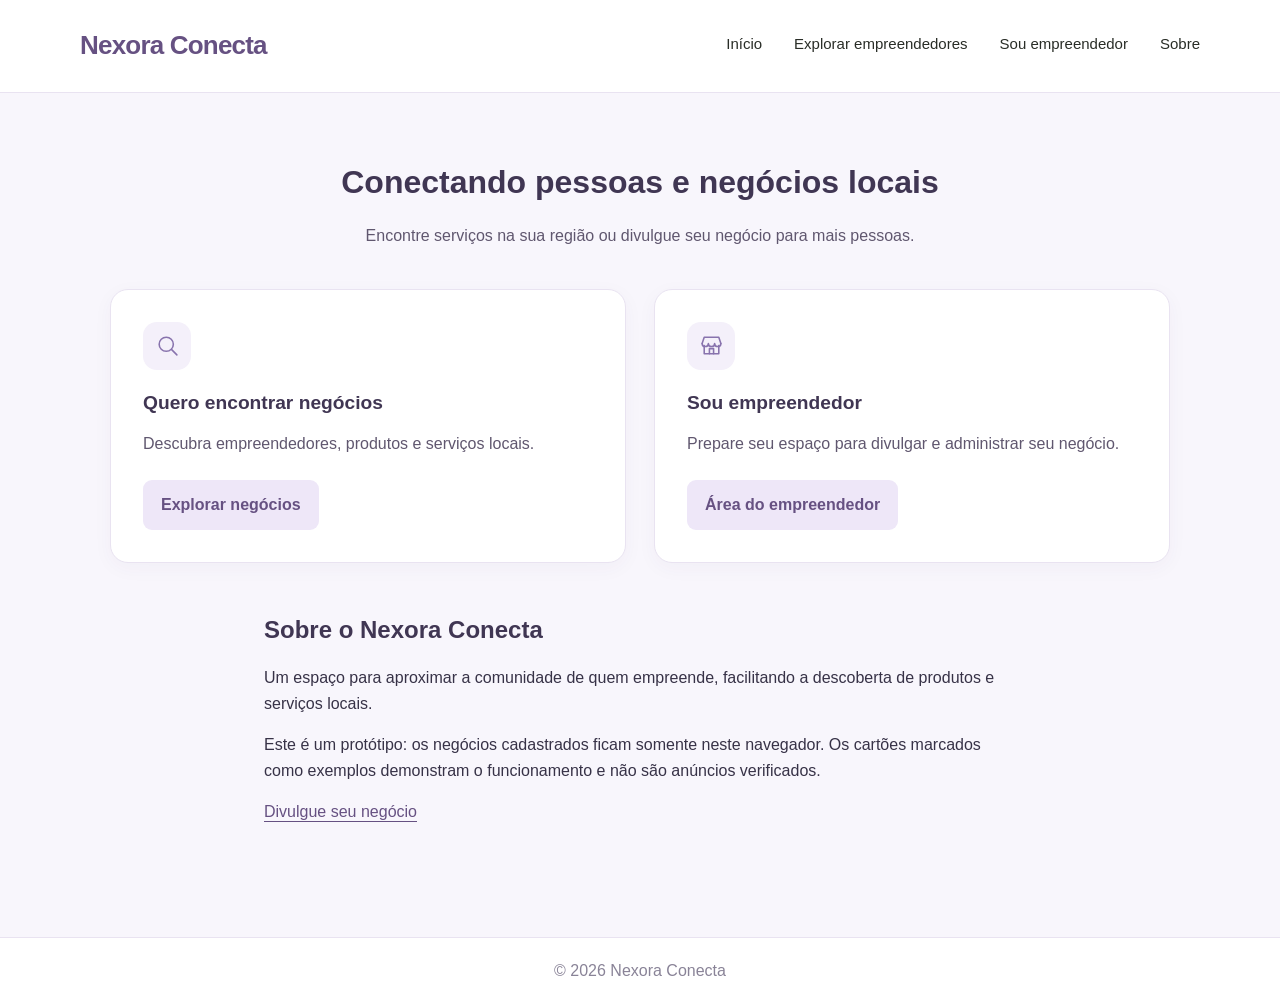
<file: index.html>
<!DOCTYPE html>
<html lang="pt-BR">
<head>
    <meta charset="UTF-8">
    <meta name="viewport" content="width=device-width, initial-scale=1.0">
    <title>Nexora Conecta</title>
    <link rel="stylesheet" href="css/style.css">
</head>
<body>
<a class="pular" href="#conteudo">Pular para o conteúdo</a>
    <header class="cabecalho">
        <h1>Nexora Conecta</h1>
    <nav aria-label="Navegação principal"><ul><li><a href="index.html">Início</a></li><li><a href="cliente.html#explorar">Explorar empreendedores</a></li><li><a href="empreendedor.html">Sou empreendedor</a></li><li><a href="index.html#sobre">Sobre</a></li></ul></nav></header>

    <main id="conteudo" class="pagina-inicial" tabindex="-1">
        <section class="apresentacao">
            <h2>Conectando pessoas e negócios locais</h2>
            <p>
                Encontre serviços na sua região ou divulgue seu negócio
                para mais pessoas.
            </p>
        </section>

        <section class="opcoes-acesso">
            <a href="cliente.html" class="cartao-acesso">
                
                <span class="icone-acesso" aria-hidden="true">
                    <svg viewBox="0 0 24 24" fill="none"
                        stroke="currentColor" stroke-width="1.5"
                        stroke-linecap="round" stroke-linejoin="round">
                        <circle cx="10.8" cy="10.8" r="6.8"></circle>
                        <path d="m16 16 5 5"></path>
                    </svg>
                </span>
                <h3>Quero encontrar negócios</h3>
                <p>
                    Descubra empreendedores, produtos e serviços locais.
                </p>
                <span class="texto-botao">Explorar negócios</span>
            </a>

            <a href="empreendedor.html" class="cartao-acesso">
                
                <span class="icone-acesso" aria-hidden="true">
                    <svg viewBox="0 0 24 24" fill="none"
                        stroke="currentColor" stroke-width="1.5"
                        stroke-linecap="round" stroke-linejoin="round">
                        <path d="M3 10 5 4h14l2 6"></path>
                        <path d="M3 10a3 3 0 0 0 6 0 3 3 0 0 0 6 0 3 3 0 0 0 6 0"></path>
                        <path d="M5 12v8h14v-8"></path>
                        <path d="M10 20v-5h4v5"></path>
                    </svg>
                </span>
                <h3>Sou empreendedor</h3>
                <p>
                    Prepare seu espaço para divulgar e administrar seu negócio.
                </p>
                <span class="texto-botao">Área do empreendedor</span>
            </a>
        </section>
<section id="sobre" class="secao-texto" aria-labelledby="titulo-sobre"><h2 id="titulo-sobre">Sobre o Nexora Conecta</h2><p>Um espaço para aproximar a comunidade de quem empreende, facilitando a descoberta de produtos e serviços locais.</p><p>Este é um protótipo: os negócios cadastrados ficam somente neste navegador. Os cartões marcados como exemplos demonstram o funcionamento e não são anúncios verificados.</p><a href="empreendedor.html">Divulgue seu negócio</a></section>    </main>

    <footer class="rodape">
        <p>&copy; 2026 Nexora Conecta</p>
    </footer>
</body>
</html>
</file>
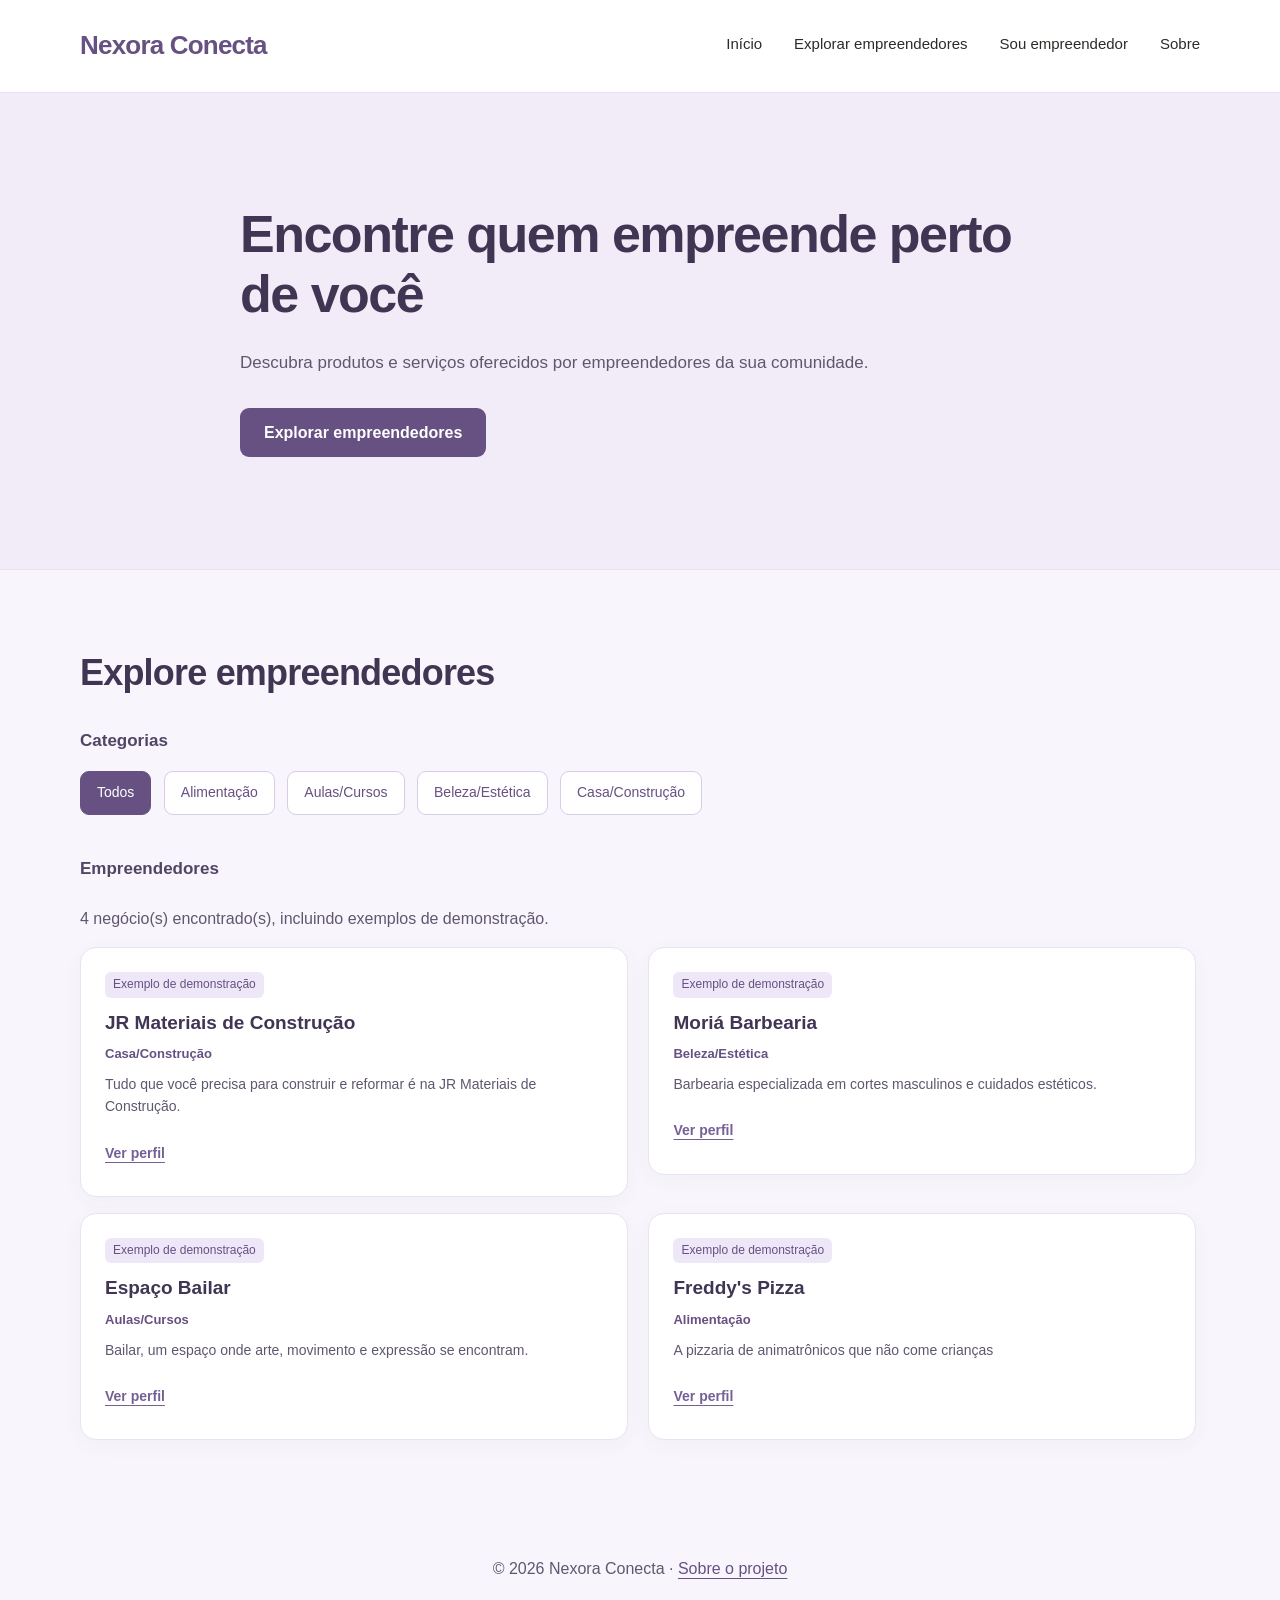
<file: cliente.html>
<!DOCTYPE html>
<html lang="pt-BR">


<head>
    <meta charset="UTF-8">
    <meta name="viewport" content="width=device-width, initial-scale=1.0">
    <title>Nexora Conecta</title>
    <link rel="stylesheet" href="css/style.css">

</head>

<body>
<a class="pular" href="#conteudo">Pular para o conteúdo</a>
    <header> 
        <h1>Nexora Conecta</h1>


<nav aria-label="Navegação principal"><ul><li><a href="index.html">Início</a></li><li><a href="cliente.html#explorar">Explorar empreendedores</a></li><li><a href="empreendedor.html">Sou empreendedor</a></li><li><a href="index.html#sobre">Sobre</a></li></ul></nav>
    </header>
    <main id="conteudo" tabindex="-1">
        <section id="inicio">
            <h2>Encontre quem empreende perto de você</h2>
            <p>Descubra produtos e serviços oferecidos por empreendedores da sua comunidade.</p>
            
            <a href="#explorar">Explorar empreendedores</a>
        </section>

        <section id="explorar">
            <h2>Explore empreendedores</h2>
            
            <h3>Categorias</h3>
<p id="aviso-armazenamento" role="status"></p>
            <button type="button" data-categoria="todos">Todos</button>
            <button type="button" data-categoria="alimentacao">Alimentação</button>
            <button type="button" data-categoria="aulas-cursos">Aulas/Cursos</button>
            <button type="button" data-categoria="beleza-estetica">Beleza/Estética</button>
            <button type="button" data-categoria="casa-construcao">Casa/Construção</button>
            
            <h3>Empreendedores</h3>
<p id="resultados" role="status" aria-live="polite"></p>
            <article data-categoria="casa-construcao">
                <h4>JR Materiais de Construção</h4>
                <p>Casa/Construção</p>
               <p>Tudo que você precisa para construir e reformar é na JR Materiais de Construção.</p>
               <a href="#perfil">Ver perfil</a>
            </article>

            <article data-categoria="beleza-estetica">
                <h4>Moriá Barbearia</h4>
                <p>Beleza/Estética</p>
                <p>Barbearia especializada em cortes masculinos e cuidados estéticos.</p>
                <a href="#perfil">Ver perfil</a>
            </article>


            <article data-categoria="aulas-cursos">
                <h4>Espaço Bailar</h4>
                <p>Aulas/Cursos</p>
                <p>Bailar, um espaço onde arte, movimento e expressão se encontram.</p>
                <a href="#perfil">Ver perfil</a>
                </article>  

            <article data-categoria="alimentacao">
                <h4>Freddy's Pizza</h4>
                <p>Alimentação</p>
                <p>A pizzaria de animatrônicos que não come crianças</p>
                <a href="#perfil">Ver perfil</a>
            </article>



        </section>


    </main>
    
    <dialog id="perfil" aria-labelledby="perfil-nome"><button type="button" id="fechar-perfil">Fechar perfil</button><h2 id="perfil-nome"></h2><p id="perfil-categoria"></p><p id="perfil-descricao"></p><h3>Contato</h3><p id="perfil-contato"></p></dialog>
    <noscript><p class="secao-texto">Ative o JavaScript para filtrar, abrir perfis e visualizar os negócios cadastrados.</p></noscript>
    <footer class="rodape"><p>© 2026 Nexora Conecta · <a href="index.html#sobre">Sobre o projeto</a></p></footer>
    <script src="js/script.js"></script>

</body>



</html>
</file>
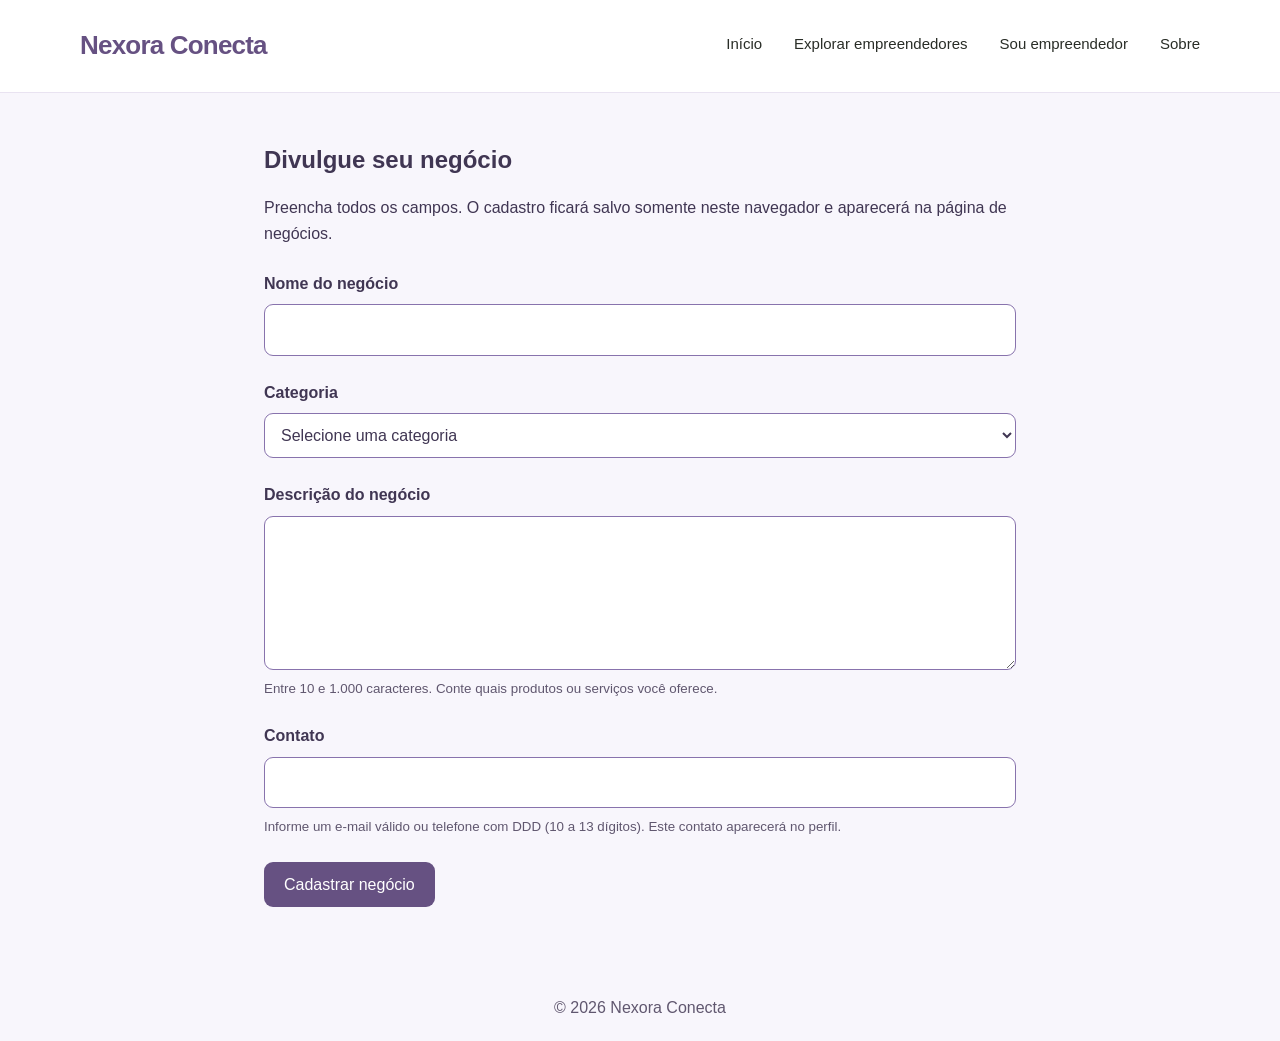
<file: empreendedor.html>
<!DOCTYPE html>
<html lang="pt-BR"><head><meta charset="UTF-8"><meta name="viewport" content="width=device-width, initial-scale=1.0"><title>Cadastre seu negócio | Nexora Conecta</title><link rel="stylesheet" href="css/style.css"></head><body><a class="pular" href="#conteudo">Pular para o conteúdo</a><header><h1>Nexora Conecta</h1><nav aria-label="Navegação principal"><ul><li><a href="index.html">Início</a></li><li><a href="cliente.html#explorar">Explorar empreendedores</a></li><li><a href="empreendedor.html">Sou empreendedor</a></li><li><a href="index.html#sobre">Sobre</a></li></ul></nav></header>
<main id="conteudo" class="secao-texto" tabindex="-1"><h2>Divulgue seu negócio</h2><p>Preencha todos os campos. O cadastro ficará salvo somente neste navegador e aparecerá na página de negócios.</p>
<form id="cadastro"><div class="campo"><label for="nome">Nome do negócio</label><input id="nome" name="nome" required minlength="2" maxlength="100" autocomplete="organization"></div>
<div class="campo"><label for="categoria">Categoria</label><select id="categoria" name="categoria" required><option value="">Selecione uma categoria</option><option value="alimentacao">Alimentação</option><option value="aulas-cursos">Aulas/Cursos</option><option value="beleza-estetica">Beleza/Estética</option><option value="casa-construcao">Casa/Construção</option></select></div>
<div class="campo"><label for="descricao">Descrição do negócio</label><textarea id="descricao" name="descricao" required minlength="10" maxlength="1000" rows="5" aria-describedby="ajuda-descricao"></textarea><small id="ajuda-descricao">Entre 10 e 1.000 caracteres. Conte quais produtos ou serviços você oferece.</small></div>
<div class="campo"><label for="contato">Contato</label><input id="contato" name="contato" required maxlength="150" aria-describedby="ajuda-contato"><small id="ajuda-contato">Informe um e-mail válido ou telefone com DDD (10 a 13 dígitos). Este contato aparecerá no perfil.</small></div>
<button class="botao" type="submit">Cadastrar negócio</button><p id="mensagem" role="status" tabindex="-1"></p><a id="ver-negocios" href="cliente.html#explorar" hidden>Ver negócios cadastrados</a></form>
<noscript><p>Ative o JavaScript para cadastrar seu negócio.</p></noscript></main><footer class="rodape">© 2026 Nexora Conecta</footer><script src="js/script.js"></script></body></html>
</file>
<file: css/style.css>
/* ===== CONFIGURAÇÕES GERAIS ===== */

:root {
    --fundo: #faf8f3;
    --fundo-suave: #f0eadb;
    --branco: #ffffff;

    --verde: #315c45;
    --verde-escuro: #244533;
    --terracota: #a9532c;

    --texto: #292d27;
    --texto-secundario: #59645b;
    --borda: #dddcd2;

    --espaco-1: 4px;
    --espaco-2: 8px;
    --espaco-3: 16px;
    --espaco-4: 24px;
    --espaco-5: 32px;
}

* {
    margin: 0;
    padding: 0;
    box-sizing: border-box;
}

html {
    scroll-behavior: smooth;
}

body {
    font-family: "Segoe UI", Arial, sans-serif;
    background: var(--fundo);
    color: var(--texto);
    line-height: 1.6;
}

a {
    color: inherit;
    text-decoration: none;
}

button {
    font: inherit;
    cursor: pointer;
}

:focus-visible {
    outline: 3px solid var(--terracota);
    outline-offset: 3px;
}

/* ===== CABEÇALHO ===== */

header {
    background: var(--fundo);
    border-bottom: 1px solid var(--borda);
    padding: var(--espaco-3) var(--espaco-4);
    display: flex;
    flex-direction: column;
    align-items: center;
    gap: var(--espaco-3);
}

header h1 {
    color: var(--verde);
    font-size: 26px;
    font-weight: 750;
    letter-spacing: -0.8px;
}

nav ul {
    list-style: none;
    display: flex;
    flex-wrap: wrap;
    justify-content: center;
    gap: var(--espaco-3);
}

nav a {
    display: inline-block;
    padding: var(--espaco-2) 0;
    color: var(--texto);
    font-size: 14px;
    font-weight: 500;
    transition: color 150ms ease;
}

nav a:hover {
    color: var(--terracota);
}

/* ===== SEÇÃO INICIAL ===== */

#inicio {
    padding: 80px var(--espaco-4);
    background: var(--fundo-suave);
    border-bottom: 1px solid var(--borda);
}

#inicio h2,
#inicio p {
    max-width: 800px;
    margin-left: auto;
    margin-right: auto;
    text-align: left;
}

#inicio h2 {
    color: var(--verde-escuro);
    font-size: clamp(32px, 5vw, 52px);
    line-height: 1.15;
    letter-spacing: -1.5px;
    font-weight: 750;
    margin-bottom: var(--espaco-4);
}

#inicio p {
    color: var(--texto-secundario);
    font-size: 17px;
    margin-bottom: var(--espaco-5);
}

#inicio a {
    display: block;
    width: fit-content;
    max-width: 800px;
    margin-left: max(0px, calc((100% - 800px) / 2));

    background: var(--terracota);
    color: var(--branco);
    padding: 12px var(--espaco-4);
    border-radius: 6px;
    font-weight: 600;
    transition: background-color 150ms ease;
}

#inicio a:hover {
    background: #873e20;
}

/* ===== ÁREA DOS EMPREENDEDORES ===== */

#explorar {
    max-width: 1168px;
    margin: 0 auto;
    padding: 64px var(--espaco-4);
}

#explorar h2 {
    color: var(--verde-escuro);
    font-size: clamp(26px, 4vw, 36px);
    line-height: 1.25;
    letter-spacing: -0.8px;
    margin-bottom: var(--espaco-5);
}

#explorar h3 {
    font-size: 17px;
    font-weight: 650;
    margin-bottom: var(--espaco-3);
}

/* ===== CATEGORIAS ===== */

#explorar button {
    background: transparent;
    color: var(--verde-escuro);
    border: 1px solid #b6c6b9;
    border-radius: 6px;

    padding: var(--espaco-2) var(--espaco-3);
    min-height: 44px;
    margin: 0 var(--espaco-2) var(--espaco-2) 0;

    font-size: 14px;
    font-weight: 500;
    transition:
        background-color 150ms ease,
        border-color 150ms ease;
}

#explorar button:hover {
    background: #e6eee7;
    border-color: var(--verde);
}

#explorar button:active {
    background: #d5e4d8;
}

/* ===== LISTAGEM ===== */

#explorar h3:nth-of-type(2) {
    margin-top: var(--espaco-5);
    margin-bottom: var(--espaco-4);
}

/* ===== CARDS ===== */

#explorar article {
    display: flex;
    flex-direction: column;
    width: 100%;
    min-height: 220px;

    background: var(--branco);
    border: 1px solid var(--borda);
    border-radius: 8px;
    padding: var(--espaco-4);
    margin-bottom: var(--espaco-3);
}

#explorar article h4 {
    color: var(--verde-escuro);
    font-size: 19px;
    font-weight: 700;
    line-height: 1.4;
    margin-bottom: var(--espaco-2);
}

#explorar article p {
    color: var(--texto-secundario);
    font-size: 14px;
    margin-bottom: var(--espaco-3);
}

#explorar article p:first-of-type {
    color: var(--terracota);
    font-size: 13px;
    font-weight: 650;
    margin-bottom: var(--espaco-2);
}


/* ===== LINK VER PERFIL ===== */

#explorar article a {
    align-self: flex-start;
    margin-top: auto;
    padding: var(--espaco-2) 0;

    color: var(--verde);
    font-size: 14px;
    font-weight: 650;
    text-decoration: underline;
    text-underline-offset: 4px;

    transition: 
        color 150ms ease,
        transform 200ms ease;
}

#explorar article a:hover {
    color: var(--terracota);
    transform: translateY(-3px);
}


/* ===== TABLET ===== */

@media (min-width: 650px) {
    #explorar article {
        display: inline-flex;
        width: calc(50% - 12px);
        vertical-align: top;
        margin-right: var(--espaco-3);
    }

    #explorar article:nth-of-type(even) {
        margin-right: 0;
    }
}

/* ===== DESKTOP ===== */

@media (min-width: 900px) {
    header {
        flex-direction: row;
        justify-content: space-between;
        padding: var(--espaco-4) max(
            var(--espaco-5),
            calc((100% - 1120px) / 2)
        );
    }

    nav ul {
        gap: var(--espaco-5);
    }

    nav a {
        font-size: 15px;
    }

    #inicio {
        padding: 112px var(--espaco-5);
    }

    #explorar {
        padding-top: 80px;
        padding-bottom: 80px;
    }
}

/* ===== ACESSIBILIDADE ===== */

@media (prefers-reduced-motion: reduce) {
    html {
        scroll-behavior: auto;
    }

    *,
    *::before,
    *::after {
        transition-duration: 0.01ms !important;
        animation-duration: 0.01ms !important;
    }
}

/* ===== TELA INICIAL NEXORA CONECTA ===== */

.pagina-inicial {
    max-width: 1100px;
    margin: 0 auto;
    padding: 50px 20px;
}

.apresentacao {
    text-align: center;
    margin-bottom: 40px;
}

.apresentacao h2 {
    font-size: 2rem;
    margin-bottom: 15px;
}

.apresentacao p {
    max-width: 600px;
    margin: 0 auto;
    line-height: 1.6;
}

.opcoes-acesso {
    display: grid;
    grid-template-columns: repeat(2, minmax(0, 1fr));
    gap: 25px;
}

.cartao-acesso {
    display: flex;
    flex-direction: column;
    align-items: flex-start;
    padding: 30px;
    border: 1px solid #444;
    border-radius: 14px;
    text-decoration: none;
    color: inherit;
    transition: transform 0.2s ease, border-color 0.2s ease;
}

.cartao-acesso:hover {
    transform: translateY(-5px);
    border-color: #8b5cf6;
}

.icone-acesso {
    font-size: 2.5rem;
    margin-bottom: 15px;
}

.cartao-acesso h3 {
    margin-bottom: 12px;
}

.cartao-acesso p {
    line-height: 1.6;
    margin-bottom: 24px;
}

.texto-botao {
    margin-top: auto;
    padding: 12px 18px;
    border-radius: 8px;
    background-color: #8b5cf6;
    color: #fff;
    font-weight: bold;
}

.rodape {
    text-align: center;
    padding: 20px;
}

/* Adaptação para celulares */
@media (max-width: 700px) {
    .pagina-inicial {
        padding: 30px 16px;
    }

    .apresentacao h2 {
        font-size: 1.6rem;
    }

    .opcoes-acesso {
        grid-template-columns: 1fr;
    }

    .cartao-acesso {
        padding: 24px;
    }
}

/* ===== IDENTIDADE VISUAL DA TELA INICIAL ===== */

.pagina-inicial {
    color: #373247;
}

.apresentacao h2 {
    color: #403653;
    font-weight: 600;
}

.apresentacao p {
    color: #777187;
}

.opcoes-acesso {
    gap: 28px;
}

.cartao-acesso {
    background-color: #ffffff;
    border: 1px solid #e9e3f1;
    border-radius: 18px;
    padding: 32px;
    box-shadow: 0 5px 20px rgba(80, 60, 110, 0.04);
    transition: transform 0.2s ease,
                box-shadow 0.2s ease,
                border-color 0.2s ease;
}

.cartao-acesso:hover {
    transform: translateY(-3px);
    border-color: #cfc1e8;
    box-shadow: 0 10px 25px rgba(80, 60, 110, 0.08);
}

.icone-acesso {
    display: inline-flex;
    align-items: center;
    justify-content: center;
    width: 48px;
    height: 48px;
    margin-bottom: 18px;
    color: #8873ad;
    background-color: #f4f0fa;
    border-radius: 14px;
}

.icone-acesso svg {
    width: 25px;
    height: 25px;
}

.cartao-acesso h3 {
    color: #403653;
    font-size: 1.2rem;
    font-weight: 600;
}

.cartao-acesso p {
    color: #777187;
}

.texto-botao {
    display: inline-block;
    background-color: #eee7f8;
    color: #665182;
    border-radius: 9px;
    font-weight: 600;
    transition: background-color 0.2s ease;
}

.cartao-acesso:hover .texto-botao {
    background-color: #e4d9f3;
}

.rodape {
    color: #898397;
}

/* ===== IDENTIDADE VISUAL NEXORA CONECTA ===== */

/* Fundo e textos da página de empreendedores */
body {
    background: #F8F6FC;
    color: #403653;
}

/* Cabeçalho */
header {
    background: #FFFFFF;
    border-bottom-color: #E9E3F1;
}

header h1 {
    color: #665182;
}

nav a:hover {
    color: #8873AD;
}

/* Apresentação inicial da página de empreendedores */
#inicio {
    background: #F1ECF8;
    border-bottom-color: #E9E3F1;
}

#inicio h2 {
    color: #403653;
}

#inicio p {
    color: #777187;
}

#inicio a {
    background: #8873AD;
    border-radius: 9px;
}

#inicio a:hover {
    background: #756095;
}

/* Área de exploração */
#explorar h2 {
    color: #403653;
}

#explorar h3 {
    color: #514566;
}

/* Botões de categorias */
#explorar button {
    color: #665182;
    border-color: #D8CCE8;
    border-radius: 9px;
    background: #FFFFFF;
}

#explorar button:hover {
    background: #F1ECF8;
    border-color: #BBA9D6;
}

#explorar button:active {
    background: #E4D9F3;
}

/* Cards dos empreendedores */
#explorar article {
    background: #FFFFFF;
    border-color: #E9E3F1;
    border-radius: 16px;
    box-shadow: 0 5px 20px rgba(80, 60, 110, 0.04);
    transition: transform 0.2s ease,
                box-shadow 0.2s ease,
                border-color 0.2s ease;
}

#explorar article:hover {
    transform: translateY(-3px);
    border-color: #D5C7E8;
    box-shadow: 0 10px 25px rgba(80, 60, 110, 0.08);
}

#explorar article h4 {
    color: #403653;
}

#explorar article p {
    color: #777187;
}

/* Categoria escrita dentro de cada card */
#explorar article p:first-of-type {
    color: #8873AD;
}

/* Link para visualizar o perfil */
#explorar article a {
    color: #756095;
}

#explorar article a:hover {
    color: #514066;
}

/* Foco acessível no teclado */
:focus-visible {
    outline-color: #8873AD;
}

/* Respeita usuários que preferem menos movimento */
@media (prefers-reduced-motion: reduce) {
    #explorar article:hover {
        transform: none;
    }
}

/* ===== AJUSTES FINAIS DA TELA INICIAL ===== */

body:has(.pagina-inicial) {
    background: #F8F6FC;
    color: #403653;
}

body:has(.pagina-inicial) header {
    background: #FFFFFF;
    border-bottom: 1px solid #E9E3F1;
}

body:has(.pagina-inicial) header h1 {
    color: #665182;
}

.pagina-inicial {
    padding-top: 64px;
    padding-bottom: 64px;
}

.apresentacao h2 {
    color: #403653;
}

.apresentacao p {
    color: #777187;
}

.cartao-acesso {
    min-height: 270px;
    border-color: #E9E3F1;
}

.cartao-acesso:focus-visible {
    outline: 3px solid #8873AD;
    outline-offset: 4px;
}

.texto-botao {
    background: #EEE7F8;
    color: #665182;
}

.cartao-acesso:hover .texto-botao {
    background: #E4D9F3;
}

body:has(.pagina-inicial) .rodape {
    color: #898397;
    border-top: 1px solid #E9E3F1;
    background: #FFFFFF;
}

@media (max-width: 700px) {
    .pagina-inicial {
        padding-top: 36px;
        padding-bottom: 36px;
    }

    .cartao-acesso {
        min-height: 240px;
    }
}

/* Cadastro, perfis e navegação acessível */
[hidden] { display: none !important; }
.pular { position: absolute; top: -100px; left: 16px; z-index: 10; background: white; padding: 12px; }
.pular:focus { top: 12px; }
.secao-texto { max-width: 800px; margin: 0 auto; padding: 48px 24px; }
.secao-texto h2 { margin-bottom: 16px; color: #403653; }
.secao-texto p { margin-bottom: 16px; }
.secao-texto a, dialog a, .rodape a { text-decoration: underline; text-underline-offset: 4px; color: #665182; }
.campo { display: flex; flex-direction: column; gap: 8px; margin: 24px 0; }
label { font-weight: 600; }
input, select, textarea { width: 100%; min-height: 44px; padding: 12px; font: inherit; color: #403653; background: white; border: 1px solid #8873ad; border-radius: 9px; }
textarea { resize: vertical; }
small { color: #60576f; }
[aria-invalid="true"] { border: 2px solid #a32938; }
.botao, #fechar-perfil { min-height: 44px; padding: 10px 20px; border: 0; border-radius: 9px; background: #665182; color: white; }
#mensagem { margin-top: 20px; }
#explorar button[aria-pressed="true"] { background: #665182; color: white; border-color: #665182; }
#resultados { margin: 16px 0; color: #60576f; }
.selo { align-self: flex-start; font-size: 12px; background: #eee7f8; color: #665182; padding: 3px 8px; border-radius: 6px; margin-bottom: 12px; }
article, dialog, .campo { overflow-wrap: anywhere; }
#explorar article p, #inicio p, .cartao-acesso p, .apresentacao p { color: #60576f; }
#inicio a { background: #665182; }
#explorar article p:first-of-type { color: #665182; }
.rodape { color: #60576f; }
dialog { margin: auto; width: min(600px, calc(100% - 32px)); max-height: calc(100% - 32px); overflow: auto; padding: 24px; border: 1px solid #d8cce8; border-radius: 16px; background: #fff; color: #403653; }
dialog::backdrop { background: rgb(40 30 60 / 55%); }
dialog h2, dialog h3, dialog p { margin-top: 16px; }
#perfil-descricao { white-space: pre-wrap; }
#fechar-perfil { display: block; margin-left: auto; }
nav a { min-height: 44px; }
@media (max-width: 400px) { header, #explorar, .secao-texto { padding-left: 16px; padding-right: 16px; } nav ul { gap: 8px 16px; } }
@media (prefers-reduced-motion: reduce) { .cartao-acesso:hover { transform: none; } }
</file>
